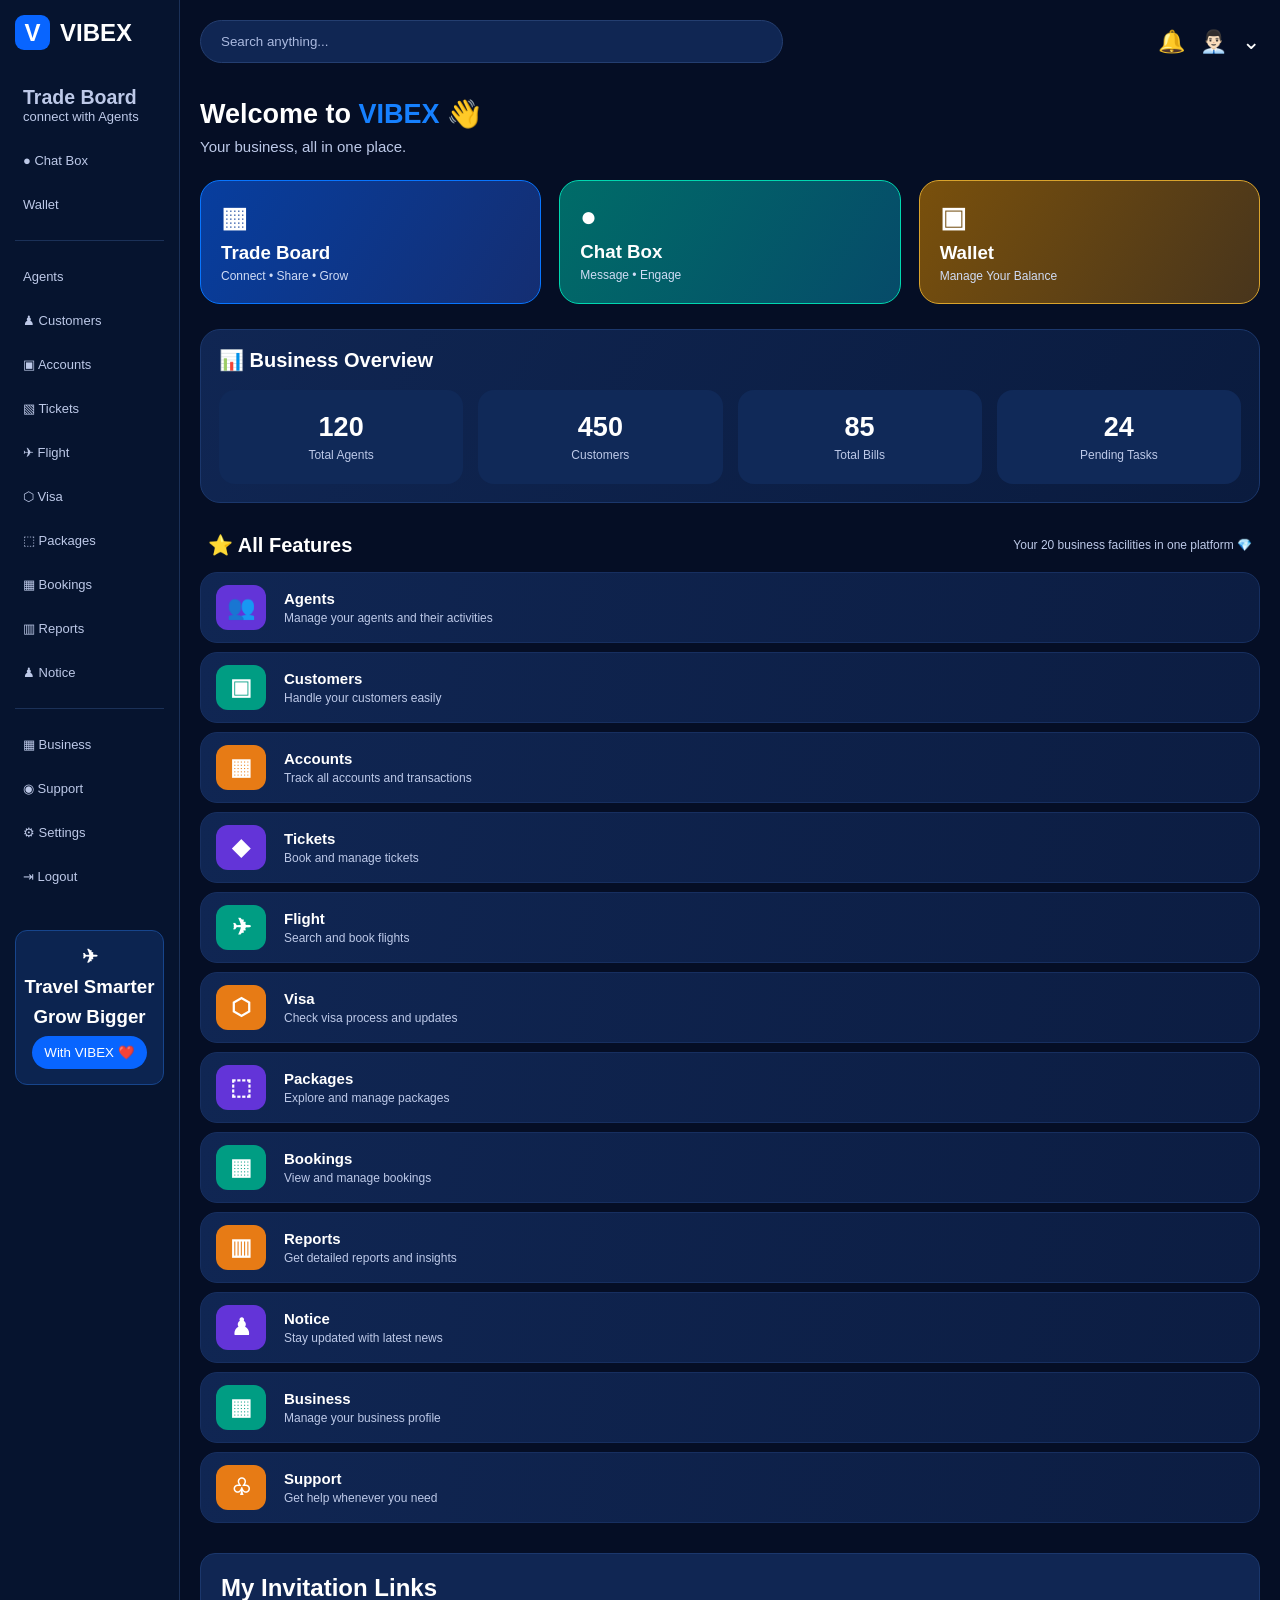
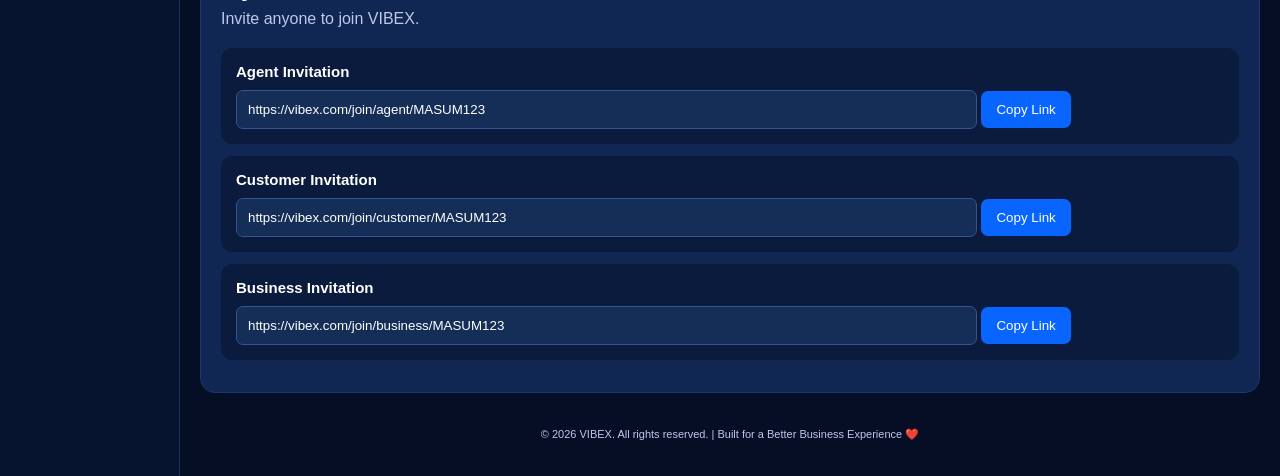
<file: index.html>
<!DOCTYPE html>
<html lang="en">
<head>
    <meta charset="UTF-8">
    <meta name="viewport" content="width=device-width, initial-scale=1.0">
    <title>VIBEX Dashboard</title>

    <link rel="stylesheet" href="style.css">
</head>
<body>

    <div class="app">

        <!-- Sidebar -->
        <aside class="sidebar">

            <div class="logo">
                <h2>V</h2>
                <h2>VIBEX</h2>
            </div>

            <nav class="menu">

            

<a href="trade-board.html" target="_blank">
    <h2>Trade Board</h2>
    <p>connect with Agents</p>
</a>

<a href="chat-box.html" target="_blank">● Chat Box</a>
<a href="wallet.html" target="_blank">Wallet</a>


                <hr>

                <a href="agents.html" target="_blank">Agents</a>
                <a href="#">♟ Customers</a>
                <a href="#">▣ Accounts</a>
                <a href="#">▧ Tickets</a>
                <a href="#">✈ Flight</a>
                <a href="#">⬡ Visa</a>
                <a href="#">⬚ Packages</a>
                <a href="#">▦ Bookings</a>
                <a href="#">▥ Reports</a>
                <a href="#">♟ Notice</a>

                <hr>

                <a href="#">▦ Business</a>
                <a href="#">◉ Support</a>
                <a href="#">⚙ Settings</a>
                <a href="#">⇥ Logout</a>

            </nav>

            <div class="promo">
                <h3>✈</h3>
                <h3>Travel Smarter</h3>
                <h3>Grow Bigger</h3>
                <button>With VIBEX ❤️</button>
            </div>

        </aside>


        <!-- Main Content -->
        <main class="main">

            <!-- Topbar -->
            <header class="topbar">

                <input type="search"
                placeholder="Search anything...">

                <div class="profile">
                    <span>🔔</span>
                    <span>👨🏻‍💼</span>
                    <span>⌄</span>
                </div>

            </header>


            <!-- Welcome Section -->
            <section class="welcome">

                <h1>Welcome to <span>VIBEX</span> 👋</h1>

                <p>Your business, all in one place.</p>

            </section>


            <!-- Main Cards -->
            <section class="main-cards">

                <div class="card blue">
                    <h2>▦</h2>
                    <h3>Trade Board</h3>
                    <p>Connect • Share • Grow</p>
                </div>

                <div class="card green">
                    <h2>●</h2>
                    <h3>Chat Box</h3>
                    <p>Message • Engage</p>
                </div>

                <div class="card gold">
                    <h2>▣</h2>
                    <h3>Wallet</h3>
                    <p>Manage Your Balance</p>
                </div>

            </section>


            <!-- Business Overview -->
            <section class="overview">

                <h2>📊 Business Overview</h2>

                <div class="stats">

                    <div class="stat">
                        <h2>120</h2>
                        <p>Total Agents</p>
                    </div>

                    <div class="stat">
                        <h2>450</h2>
                        <p>Customers</p>
                    </div>

                    <div class="stat">
                        <h2>85</h2>
                        <p>Total Bills</p>
                    </div>

                    <div class="stat">
                        <h2>24</h2>
                        <p>Pending Tasks</p>
                    </div>

                </div>

            </section>


            <!-- All Features -->
            <section class="features">

                <div class="features-title">
                    <h2>⭐ All Features</h2>
                    <p>Your 20 business facilities in one platform 💎</p>
                </div>


                <div class="feature-list">

                    <div class="feature">
                        <h2>👥</h2>
                        <div>
                            <h3>Agents</h3>
                            <p>Manage your agents and their activities</p>
                        </div>
                    </div>

                    <div class="feature">
                        <h2>▣</h2>
                        <div>
                            <h3>Customers</h3>
                            <p>Handle your customers easily</p>
                        </div>
                    </div>

                    <div class="feature">
                        <h2>▦</h2>
                        <div>
                            <h3>Accounts</h3>
                            <p>Track all accounts and transactions</p>
                        </div>
                    </div>

                    <div class="feature">
                        <h2>◆</h2>
                        <div>
                            <h3>Tickets</h3>
                            <p>Book and manage tickets</p>
                        </div>
                    </div>

                    <div class="feature">
                        <h2>✈</h2>
                        <div>
                            <h3>Flight</h3>
                            <p>Search and book flights</p>
                        </div>
                    </div>

                    <div class="feature">
                        <h2>⬡</h2>
                        <div>
                            <h3>Visa</h3>
                            <p>Check visa process and updates</p>
                        </div>
                    </div>

                    <div class="feature">
                        <h2>⬚</h2>
                        <div>
                            <h3>Packages</h3>
                            <p>Explore and manage packages</p>
                        </div>
                    </div>

                    <div class="feature">
                        <h2>▦</h2>
                        <div>
                            <h3>Bookings</h3>
                            <p>View and manage bookings</p>
                        </div>
                    </div>

                    <div class="feature">
                        <h2>▥</h2>
                        <div>
                            <h3>Reports</h3>
                            <p>Get detailed reports and insights</p>
                        </div>
                    </div>

                    <div class="feature">
                        <h2>♟</h2>
                        <div>
                            <h3>Notice</h3>
                            <p>Stay updated with latest news</p>
                        </div>
                    </div>

                    <div class="feature">
                        <h2>▦</h2>
                        <div>
                            <h3>Business</h3>
                            <p>Manage your business profile</p>
                        </div>
                    </div>

                    <div class="feature">
                        <h2>♧</h2>
                        <div>
                            <h3>Support</h3>
                            <p>Get help whenever you need</p>
                        </div>
                    </div>

                </div>

            </section>

<!-- VIBEX Link Generation -->

<section class="referral-section">

    <h2>My Invitation Links</h2>
    <p>Invite anyone to join VIBEX.</p>

    <div class="referral-box">

        <h3>Agent Invitation</h3>
        <input type="text" id="agentLink" readonly>
        <button onclick="copyLink('agentLink')">
            Copy Link
        </button>

    </div>

    <div class="referral-box">

        <h3>Customer Invitation</h3>
        <input type="text" id="customerLink" readonly>
        <button onclick="copyLink('customerLink')">
            Copy Link
        </button>

    </div>

    <div class="referral-box">

        <h3>Business Invitation</h3>
        <input type="text" id="businessLink" readonly>
        <button onclick="copyLink('businessLink')">
            Copy Link
        </button>

    </div>

</section>


            <!-- Footer -->
            <footer>
                <p>
                    © 2026 VIBEX. All rights reserved.
                    | Built for a Better Business Experience ❤️
                </p>
            </footer>

        </main>

    </div>

<script>
  // VIBEX Referral Code
  const referralCode = "MASUM123";

  // Website URL
  const baseURL = "https://vibex.com/join/";

  // Generate 3 Links
  document.getElementById("agentLink").value =
    baseURL + "agent/" + referralCode;

  document.getElementById("customerLink").value =
    baseURL + "customer/" + referralCode;

  document.getElementById("businessLink").value =
    baseURL + "business/" + referralCode;


  // Copy Link Function
  function copyLink(inputId) {
    const input = document.getElementById(inputId);

    navigator.clipboard.writeText(input.value)
      .then(() => {
        alert("Link Copied Successfully!");
      })
      .catch(() => {
        alert("Copy failed. Please copy manually.");
      });
  }
</script>

</body>
</html>
</file>
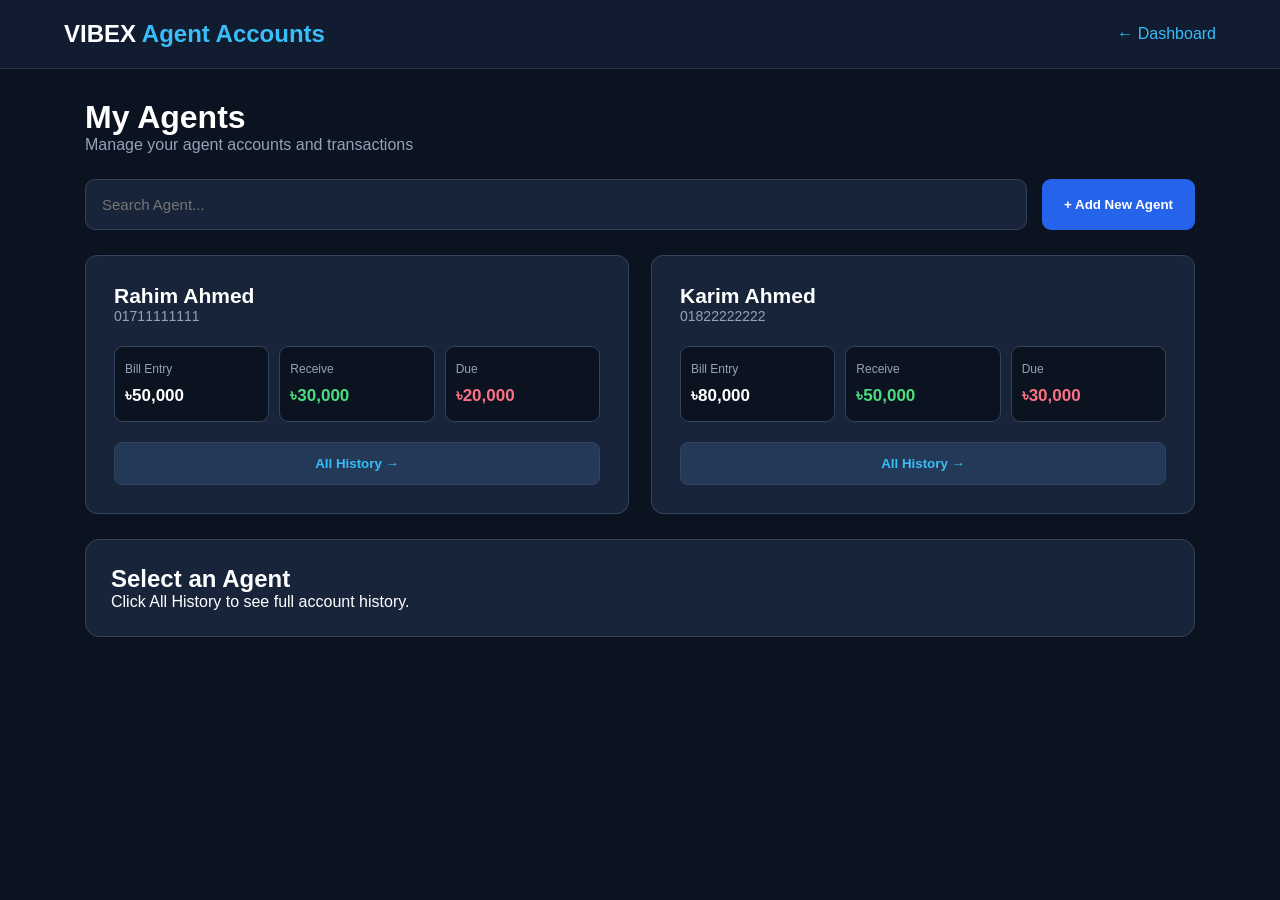
<file: agents.html>
<!DOCTYPE html>
<html lang="en">
<head>
    <meta charset="UTF-8">
    <meta name="viewport" content="width=device-width, initial-scale=1.0">
    <title>VIBEX Agent Accounts</title>
    <link rel="stylesheet" href="style.css">
</head>
<body>

<div class="agent-page">

    <header class="agent-header">
        <h2>VIBEX <span>Agent Accounts</span></h2>
        <a href="index.html">← Dashboard</a>
    </header>

    <main class="agent-container">

        <h1>My Agents</h1>
        <p>Manage your agent accounts and transactions</p>

        <!-- Search and Add Agent -->
        <div class="agent-toolbar">

            <input
                type="text"
                id="searchAgent"
                placeholder="Search Agent..."
            >

            <button onclick="openAddAgent()">
                + Add New Agent
            </button>

        </div>

        <!-- Add Agent Form -->
        <div class="add-agent-form" id="addAgentForm">

            <h3>Add New Agent</h3>

            <input type="text" id="newAgentName" placeholder="Agent Name">

            <input type="text" id="newAgentPhone" placeholder="Phone Number">

            <div>
                <button onclick="addNewAgent()">Save Agent</button>
                <button onclick="closeAddAgent()">Cancel</button>
            </div>

        </div>

        <!-- Agent Cards -->
        <div class="agent-list" id="agentList"></div>

        <!-- Agent History -->
        <section class="agent-details" id="agentDetails">

            <h2>Select an Agent</h2>

            <p>Click All History to see full account history.</p>

        </section>

    </main>
</div>

<script src="agents.js"></script>

</body>
</html>
</file>
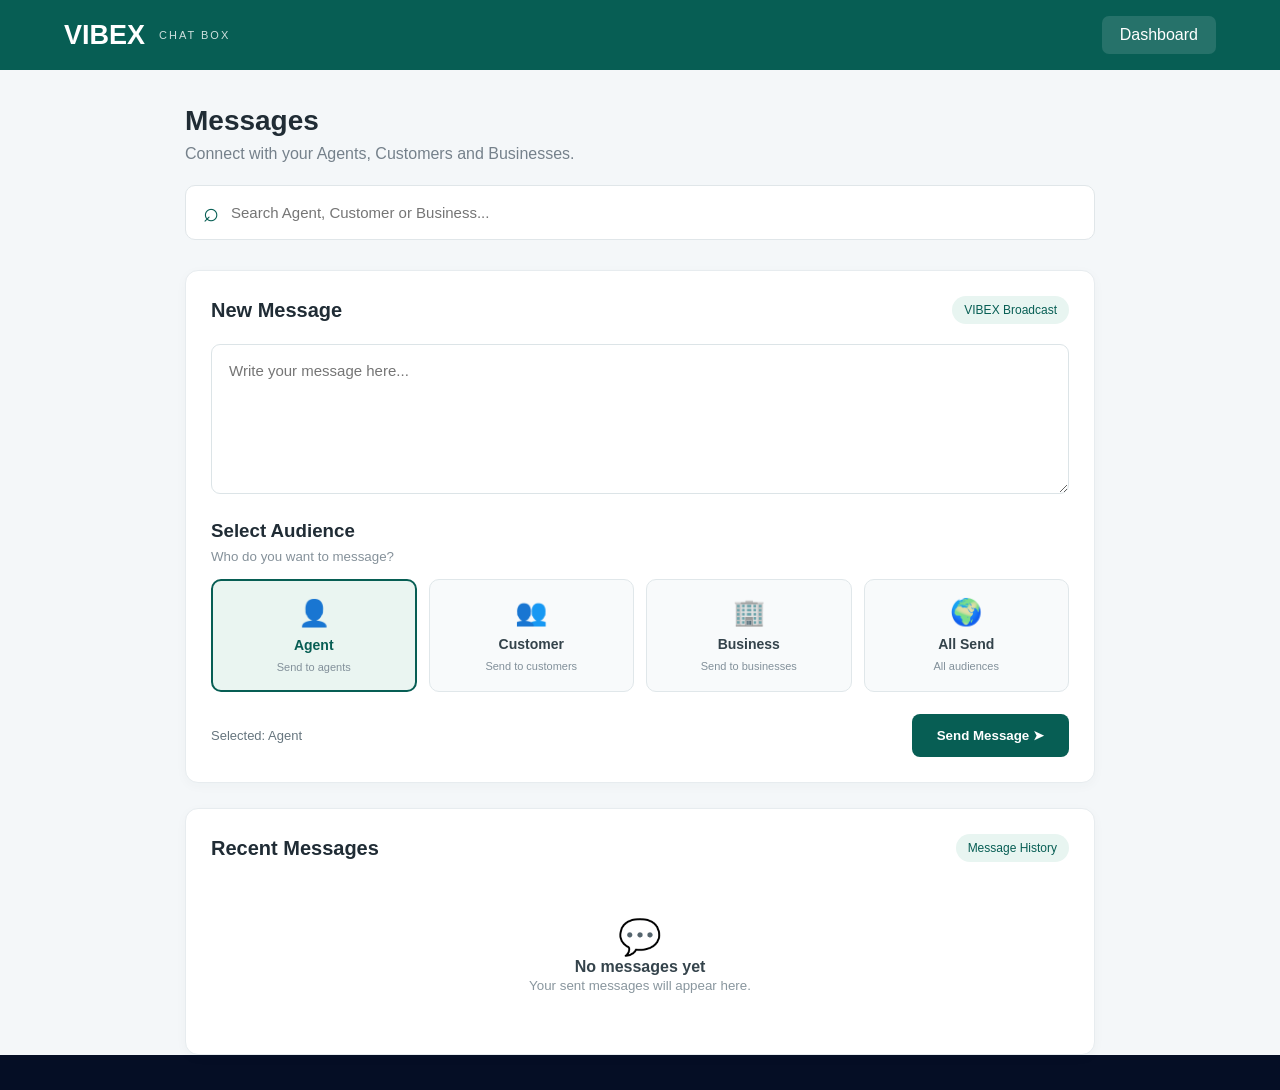
<file: chat-box.html>
<!DOCTYPE html>
<html lang="en">
<head>
    <meta charset="UTF-8">
    <meta name="viewport" content="width=device-width, initial-scale=1.0">
    <title>VIBEX Chat Box</title>
    <link rel="stylesheet" href="style.css">
</head>
<body>

<div class="vibex-chat">

    <!-- Header -->
    <header class="chat-topbar">
        <div class="chat-brand">
            <h2>VIBEX</h2>
            <span>CHAT BOX</span>
        </div>

        <a href="index.html" class="dashboard-link">
            Dashboard
        </a>
    </header>

    <main class="chat-content">

        <!-- Search -->
        <section class="chat-search-section">
            <h1>Messages</h1>
            <p>Connect with your Agents, Customers and Businesses.</p>

            <div class="chat-search">
                <span>⌕</span>
                <input
                    type="search"
                    id="recipientSearch"
                    placeholder="Search Agent, Customer or Business..."
                >
            </div>

            <div class="search-results" id="searchResults"></div>
        </section>

        <!-- Message Composer -->
        <section class="message-composer">

            <div class="composer-heading">
                <h2>New Message</h2>
                <span>VIBEX Broadcast</span>
            </div>

            <textarea
                id="messageText"
                placeholder="Write your message here..."
            ></textarea>

            <div class="audience-heading">
                <h3>Select Audience</h3>
                <small>Who do you want to message?</small>
            </div>

            <div class="audience-grid">

                <button class="audience-option selected"
                    data-audience="Agent" onclick="selectAudience(this)">
                    <span>👤</span>
                    <strong>Agent</strong>
                    <small>Send to agents</small>
                </button>

                <button class="audience-option"
                    data-audience="Customer" onclick="selectAudience(this)">
                    <span>👥</span>
                    <strong>Customer</strong>
                    <small>Send to customers</small>
                </button>

                <button class="audience-option"
                    data-audience="Business" onclick="selectAudience(this)">
                    <span>🏢</span>
                    <strong>Business</strong>
                    <small>Send to businesses</small>
                </button>

                <button class="audience-option"
                    data-audience="All" onclick="selectAudience(this)">
                    <span>🌍</span>
                    <strong>All Send</strong>
                    <small>All audiences</small>
                </button>

            </div>

            <div class="composer-footer">
                <span id="selectedLabel">Selected: Agent</span>

                <button class="send-message-btn" onclick="sendMessage()">
                    Send Message ➤
                </button>
            </div>

            <p id="sendStatus"></p>

        </section>

        <!-- Recent History -->
        <section class="message-history">

            <div class="history-heading">
                <h2>Recent Messages</h2>
                <span>Message History</span>
            </div>

            <div id="historyList">
                <div class="empty-history">
                    <span>💬</span>
                    <p>No messages yet</p>
                    <small>Your sent messages will appear here.</small>
                </div>
            </div>

        </section>

    </main>

</div>

<script src="chat-box.js"></script>

</body>
</html>
</file>
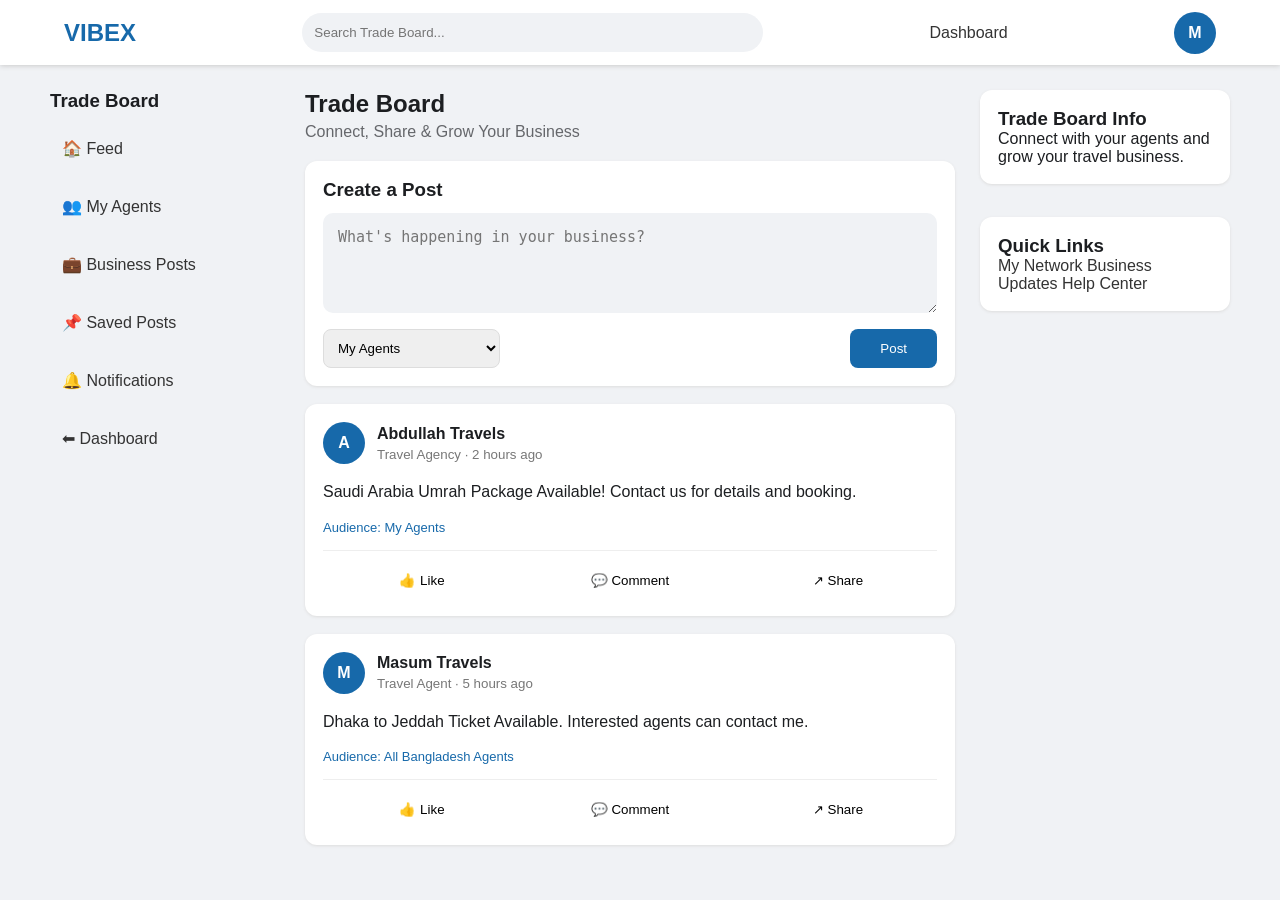
<file: trade-board.html>
<!DOCTYPE html>
<html lang="en">
<head>
    <meta charset="UTF-8">
    <meta name="viewport" content="width=device-width, initial-scale=1.0">
    <title>VIBEX - Trade Board</title>
    <link rel="stylesheet" href="style.css">
</head>
<body>

<div class="tb-page">

    <!-- Top Navbar -->
    <header class="tb-navbar">
        <h2>VIBEX</h2>
        <input type="search" placeholder="Search Trade Board...">
        <a href="index.html">Dashboard</a>
        <div class="tb-profile">M</div>
    </header>

    <div class="tb-layout">

        <!-- Left Sidebar -->
        <aside class="tb-sidebar">
            <h3>Trade Board</h3>
            <a href="#">🏠 Feed</a>
            <a href="#">👥 My Agents</a>
            <a href="#">💼 Business Posts</a>
            <a href="#">📌 Saved Posts</a>
            <a href="#">🔔 Notifications</a>
            <a href="index.html">⬅ Dashboard</a>
        </aside>

        <!-- Main Feed -->
        <main class="tb-feed">

            <h2>Trade Board</h2>
            <p class="tb-subtitle">Connect, Share & Grow Your Business</p>

            <!-- Create Post -->
            <div class="tb-card tb-create">
                <h3>Create a Post</h3>
                <textarea id="postText"
                    placeholder="What's happening in your business?"></textarea>

                <div class="tb-post-options">
                    <select id="postAudience">
                        <option value="My Agents">My Agents</option>
                        <option value="My Customers">My Customers</option>
                        <option value="All Bangladesh Agents">All Bangladesh Agents</option>
                    </select>

                    <button onclick="createPost()">Post</button>
                </div>
            </div>

            <!-- Posts -->
            <div id="postFeed">

                <div class="tb-card tb-post">
                    <div class="tb-post-user">
                        <div class="tb-avatar">A</div>
                        <div>
                            <strong>Abdullah Travels</strong>
                            <small>Travel Agency · 2 hours ago</small>
                        </div>
                    </div>

                    <p>Saudi Arabia Umrah Package Available!
                    Contact us for details and booking.</p>

                    <div class="tb-post-audience">Audience: My Agents</div>

                    <div class="tb-actions">
                        <button onclick="likePost(this)">👍 Like</button>
                        <button onclick="alert('Comment feature coming soon!')">💬 Comment</button>
                        <button onclick="alert('Share feature coming soon!')">↗ Share</button>
                    </div>
                </div>

                <div class="tb-card tb-post">
                    <div class="tb-post-user">
                        <div class="tb-avatar">M</div>
                        <div>
                            <strong>Masum Travels</strong>
                            <small>Travel Agent · 5 hours ago</small>
                        </div>
                    </div>

                    <p>Dhaka to Jeddah Ticket Available.
                    Interested agents can contact me.</p>

                    <div class="tb-post-audience">Audience: All Bangladesh Agents</div>

                    <div class="tb-actions">
                        <button onclick="likePost(this)">👍 Like</button>
                        <button onclick="alert('Comment feature coming soon!')">💬 Comment</button>
                        <button onclick="alert('Share feature coming soon!')">↗ Share</button>
                    </div>
                </div>

            </div>

        </main>

        <!-- Right Sidebar -->
        <aside class="tb-right">
            <div class="tb-card">
                <h3>Trade Board Info</h3>
                <p>Connect with your agents and grow your travel business.</p>
            </div>

            <div class="tb-card">
                <h3>Quick Links</h3>
                <a href="#">My Network</a>
                <a href="#">Business Updates</a>
                <a href="#">Help Center</a>
            </div>
        </aside>

    </div>
</div>

<script>
    function createPost() {
        const text = document.getElementById("postText").value.trim();
        const audience = document.getElementById("postAudience").value;

        if (text === "") {
            alert("Please write something first!");
            return;
        }

        const postFeed = document.getElementById("postFeed");

        const newPost = document.createElement("div");
        newPost.className = "tb-card tb-post";

        newPost.innerHTML = `
            <div class="tb-post-user">
                <div class="tb-avatar">M</div>
                <div>
                    <strong>My Account</strong>
                    <small>Just now</small>
                </div>
            </div>
            <p></p>
            <div class="tb-post-audience"></div>
            <div class="tb-actions">
                <button onclick="likePost(this)">👍 Like</button>
                <button onclick="alert('Comment feature coming soon!')">💬 Comment</button>
                <button onclick="alert('Share feature coming soon!')">↗ Share</button>
            </div>
        `;

        newPost.querySelector("p").textContent = text;
        newPost.querySelector(".tb-post-audience").textContent =
            "Audience: " + audience;

        postFeed.prepend(newPost);

        document.getElementById("postText").value = "";
    }

    function likePost(button) {
        button.classList.toggle("liked");
        button.textContent = button.classList.contains("liked")
            ? "👍 Liked"
            : "👍 Like";
    }
</script>

</body>
</html>
</file>
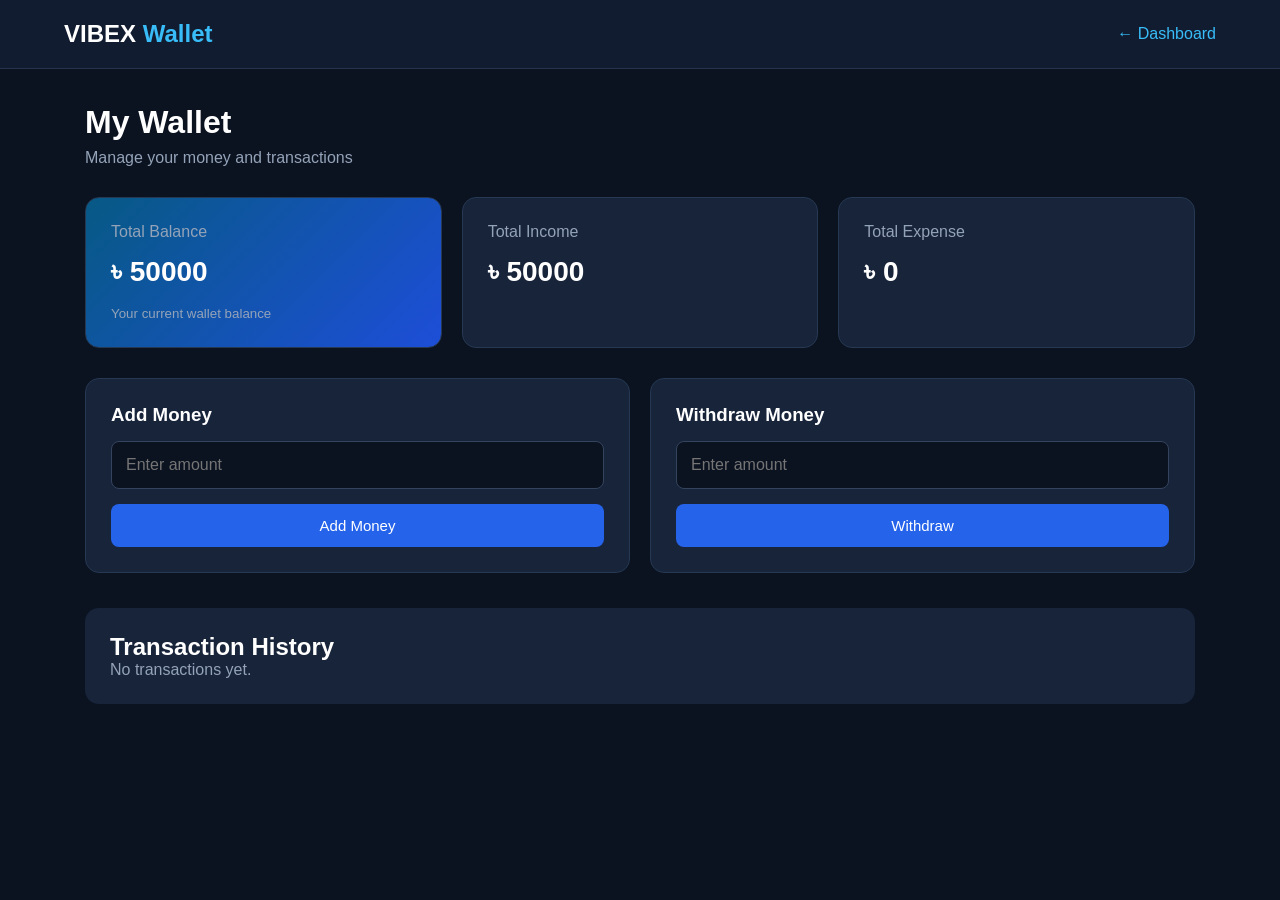
<file: wallet.html>
<!DOCTYPE html>
<html lang="en">
<head>
    <meta charset="UTF-8">
    <meta name="viewport" content="width=device-width, initial-scale=1.0">
    <title>VIBEX Wallet</title>
    <link rel="stylesheet" href="style.css">
</head>
<body>

<div class="wallet-page">

    <header class="wallet-header">
        <h2>VIBEX <span>Wallet</span></h2>
        <a href="index.html">← Dashboard</a>
    </header>

    <main class="wallet-container">

        <h1>My Wallet</h1>
        <p class="wallet-subtitle">Manage your money and transactions</p>

        <section class="wallet-cards">

            <div class="wallet-card main-balance">
                <p>Total Balance</p>
                <h2>৳ <span id="balance">50000</span></h2>
                <small>Your current wallet balance</small>
            </div>

            <div class="wallet-card">
                <p>Total Income</p>
                <h2>৳ <span id="income">50000</span></h2>
            </div>

            <div class="wallet-card">
                <p>Total Expense</p>
                <h2>৳ <span id="expense">0</span></h2>
            </div>

        </section>

        <section class="wallet-actions">

            <div class="wallet-box">
                <h3>Add Money</h3>
                <input type="number" id="addAmount" placeholder="Enter amount">
                <button onclick="addMoney()">Add Money</button>
            </div>

            <div class="wallet-box">
                <h3>Withdraw Money</h3>
                <input type="number" id="withdrawAmount" placeholder="Enter amount">
                <button onclick="withdrawMoney()">Withdraw</button>
            </div>

        </section>

        <section class="transaction-section">
            <h2>Transaction History</h2>

            <div class="transaction-list" id="transactionList">
                <p class="empty-message">No transactions yet.</p>
            </div>
        </section>

    </main>
</div>

<script src="wallet.js"></script>
</body>
</html>
</file>
<file: style.css>
/* =========================
   1. Basic Setup
========================= */

* {
    margin: 0;
    padding: 0;
    box-sizing: border-box;
}

body {
    font-family: Arial, sans-serif;
    background: #050e25;
    color: #ffffff;
}


/* =========================
   2. Main App Layout
========================= */

.app {
    display: flex;
    min-height: 100vh;
}


/* =========================
   3. Sidebar
========================= */

.sidebar {
    width: 180px;
    min-height: 100vh;
    background: #06142f;
    padding: 15px;
    border-right: 1px solid #1b3158;
}


/* Logo */

.logo {
    display: flex;
    align-items: center;
    gap: 10px;
    margin-bottom: 25px;
}

.logo h2:first-child {
    width: 35px;
    height: 35px;
    background: #0865ff;
    border-radius: 9px;
    display: flex;
    justify-content: center;
    align-items: center;
}


/* Sidebar Menu */

.menu {
    display: flex;
    flex-direction: column;
    gap: 7px;
}

.menu a {
    text-decoration: none;
    color: #bdc9e8;
    padding: 11px 8px;
    border-radius: 8px;
    font-size: 13px;
    transition: 0.3s;
}

.menu a:hover {
    background: #12366e;
    color: white;
}

.menu a.active {
    background: #0758e8;
    color: white;
    box-shadow: 0 0 15px #0758e866;
}

.menu hr {
    border: 0;
    border-top: 1px solid #1b3158;
    margin: 10px 0;
}


/* Promo Box */

.promo {
    margin-top: 35px;
    padding: 15px 8px;
    text-align: center;
    background: #0c2450;
    border: 1px solid #17458c;
    border-radius: 12px;
}

.promo h3 {
    margin-bottom: 8px;
}

.promo button {
    background: #0865ff;
    color: white;
    border: none;
    padding: 9px 12px;
    border-radius: 20px;
    cursor: pointer;
}


/* =========================
   4. Main Content
========================= */

.main {
    flex: 1;
    min-width: 0;
    padding: 20px;
}


/* =========================
   5. Topbar
========================= */

.topbar {
    display: flex;
    justify-content: space-between;
    align-items: center;
    margin-bottom: 35px;
}

.topbar input {
    width: 55%;
    padding: 13px 20px;
    border-radius: 30px;
    border: 1px solid #243e70;
    background: #102653;
    color: white;
    outline: none;
}

.topbar input::placeholder {
    color: #aab9df;
}

.profile {
    display: flex;
    align-items: center;
    gap: 15px;
    font-size: 22px;
    cursor: pointer;
}


/* =========================
   6. Welcome Section
========================= */

.welcome {
    margin-bottom: 25px;
}

.welcome h1 {
    font-size: 27px;
    margin-bottom: 8px;
}

.welcome h1 span {
    color: #1680ff;
}

.welcome p {
    color: #bdc9e8;
    font-size: 15px;
}


/* =========================
   7. Main Cards
========================= */

.main-cards {
    display: grid;
    grid-template-columns: repeat(3, 1fr);
    gap: 18px;
    margin-bottom: 25px;
}

.card {
    padding: 20px;
    border-radius: 20px;
    min-height: 120px;
    border: 1px solid;
    transition: 0.3s;
}

.card:hover {
    transform: translateY(-4px);
}

.card h2 {
    font-size: 28px;
    margin-bottom: 8px;
}

.card h3 {
    margin-bottom: 5px;
}

.card p {
    font-size: 12px;
    color: #d0dcf5;
}

.blue {
    background: linear-gradient(120deg, #073e9f, #142e72);
    border-color: #0875ff;
}

.green {
    background: linear-gradient(120deg, #006c68, #064b69);
    border-color: #00d7b0;
}

.gold {
    background: linear-gradient(120deg, #79500c, #48351c);
    border-color: #d9a32c;
}


/* =========================
   8. Business Overview
========================= */

.overview {
    background: linear-gradient(120deg, #102653, #0a1b3e);
    padding: 18px;
    border: 1px solid #1b376c;
    border-radius: 20px;
    margin-bottom: 30px;
}

.overview > h2 {
    font-size: 20px;
    margin-bottom: 18px;
}

.stats {
    display: grid;
    grid-template-columns: repeat(4, 1fr);
    gap: 15px;
}

.stat {
    background: #102958;
    padding: 22px 10px;
    text-align: center;
    border-radius: 16px;
}

.stat h2 {
    font-size: 27px;
    margin-bottom: 5px;
}

.stat p {
    font-size: 12px;
    color: #bdc9e8;
}


/* =========================
   9. All Features
========================= */

.features-title {
    display: flex;
    justify-content: space-between;
    align-items: center;
    margin: 0 8px 15px;
}

.features-title h2 {
    font-size: 20px;
}

.features-title p {
    font-size: 12px;
    color: #bdc9e8;
}


/* Feature List */

.feature-list {
    display: flex;
    flex-direction: column;
    gap: 9px;
}

.feature {
    display: flex;
    align-items: center;
    gap: 18px;
    padding: 12px 15px;
    min-height: 65px;
    background: linear-gradient(100deg, #102653, #0c1d42);
    border: 1px solid #172f60;
    border-radius: 17px;
    transition: 0.3s;
}

.feature:hover {
    background: #17376c;
    transform: translateX(4px);
}

.feature > h2 {
    width: 50px;
    height: 45px;
    flex-shrink: 0;
    display: flex;
    justify-content: center;
    align-items: center;
    border-radius: 12px;
    background: #6334d8;
    font-size: 23px;
}

.feature:nth-child(3n+2) > h2 {
    background: #009d83;
}

.feature:nth-child(3n+3) > h2 {
    background: #e77b15;
}

.feature h3 {
    font-size: 15px;
    margin-bottom: 4px;
}

.feature p {
    color: #bdc9e8;
    font-size: 12px;
}


/* =========================
   10. Footer
========================= */

footer {
    text-align: center;
    padding: 35px 10px 15px;
    color: #bdc9e8;
    font-size: 11px;
}


/* =========================
   11. Responsive Design
========================= */

@media (max-width: 768px) {

    .sidebar {
        width: 150px;
        padding: 10px;
    }

    .main {
        padding: 12px;
    }

    .main-cards {
        gap: 10px;
    }

    .card {
        padding: 12px;
    }

    .stats {
        gap: 8px;
    }

    .stat {
        padding: 15px 5px;
    }

}


@media (max-width: 550px) {

    .sidebar {
        width: 65px;
        padding: 8px;
    }

    .logo {
        justify-content: center;
    }

    .logo h2:last-child {
        display: none;
    }

    .menu a {
        font-size: 0;
        text-align: center;
    }

    .promo {
        display: none;
    }

    .main-cards {
        grid-template-columns: 1fr;
    }

    .stats {
        grid-template-columns: repeat(2, 1fr);
    }

    .features-title {
        flex-direction: column;
        align-items: flex-start;
        gap: 8px;
    }

    .topbar input {
        width: 70%;
    }

    .welcome h1 {
        font-size: 20px;
    }

}
.main {
    min-width: 0;
}

.main-cards {
    grid-template-columns: repeat(3, minmax(0, 1fr));
}

.card,
.stat {
    min-width: 0;
}

.stats {
    grid-template-columns: repeat(4, minmax(0, 1fr));
}

/* VIBEX Referral Section */

.referral-section {
    margin-top: 30px;
    padding: 20px;
    background: #102653;
    border: 1px solid #1b376c;
    border-radius: 15px;
}

.referral-section h2 {
    margin-bottom: 8px;
}

.referral-section > p {
    color: #bdc9e8;
    margin-bottom: 20px;
}

.referral-box {
    padding: 15px;
    margin-bottom: 12px;
    background: #0b1b3d;
    border-radius: 12px;
}

.referral-box h3 {
    margin-bottom: 10px;
    font-size: 15px;
}

.referral-box input {
    width: 75%;
    padding: 11px;
    background: #142e58;
    border: 1px solid #34548b;
    border-radius: 7px;
    color: white;
}

.referral-box button {
    padding: 11px 15px;
    background: #0865ff;
    color: white;
    border: none;
    border-radius: 7px;
    cursor: pointer;
}

.referral-box button:hover {
    background: #0046c7;
}
.feature-card {
    text-decoration: none;
    color: inherit;
    display: block;
    cursor: pointer;
}

/* VIBEX TRADE BOARD */

.tb-page {
    background: #f0f2f5;
    min-height: 100vh;
    color: #1c1e21;
    font-family: Arial, sans-serif;
}

.tb-navbar {
    background: white;
    height: 65px;
    display: flex;
    align-items: center;
    justify-content: space-between;
    padding: 0 5%;
    box-shadow: 0 1px 5px #ccc;
    position: sticky;
    top: 0;
    z-index: 10;
}

.tb-navbar h2 {
    color: #1769aa;
}

.tb-navbar input {
    width: 40%;
    padding: 12px;
    border: none;
    border-radius: 25px;
    background: #f0f2f5;
}

.tb-navbar a,
.tb-sidebar a,
.tb-right a {
    text-decoration: none;
    color: #333;
}

.tb-profile,
.tb-avatar {
    width: 42px;
    height: 42px;
    background: #1769aa;
    color: white;
    border-radius: 50%;
    display: flex;
    align-items: center;
    justify-content: center;
    font-weight: bold;
}

.tb-layout {
    display: grid;
    grid-template-columns: 230px minmax(300px, 650px) 250px;
    justify-content: center;
    gap: 25px;
    padding: 25px;
}

.tb-sidebar,
.tb-right {
    display: flex;
    flex-direction: column;
    gap: 15px;
}

.tb-sidebar a {
    padding: 12px;
    border-radius: 8px;
}

.tb-sidebar a:hover {
    background: #dce8f5;
}

.tb-feed h2 {
    margin-bottom: 5px;
}

.tb-subtitle {
    color: #65676b;
    margin-bottom: 20px;
}

.tb-card {
    background: white;
    padding: 18px;
    border-radius: 12px;
    margin-bottom: 18px;
    box-shadow: 0 1px 3px #ddd;
}

.tb-create textarea {
    width: 100%;
    height: 100px;
    resize: vertical;
    padding: 15px;
    border: none;
    outline: none;
    background: #f0f2f5;
    border-radius: 10px;
    font-size: 15px;
    box-sizing: border-box;
    margin: 12px 0;
}

.tb-post-options {
    display: flex;
    justify-content: space-between;
    gap: 10px;
}

.tb-post-options select {
    padding: 10px;
    border: 1px solid #ddd;
    border-radius: 8px;
}

.tb-post-options button {
    background: #1769aa;
    color: white;
    border: none;
    padding: 10px 30px;
    border-radius: 8px;
    cursor: pointer;
}

.tb-post-user {
    display: flex;
    align-items: center;
    gap: 12px;
    margin-bottom: 15px;
}

.tb-post-user small {
    display: block;
    color: #777;
    margin-top: 4px;
}

.tb-post > p {
    line-height: 1.6;
    overflow-wrap: anywhere;
}

.tb-post-audience {
    color: #1769aa;
    font-size: 13px;
    margin: 15px 0;
}

.tb-actions {
    display: flex;
    border-top: 1px solid #eee;
    padding-top: 12px;
    gap: 10px;
}

.tb-actions button {
    flex: 1;
    border: none;
    background: transparent;
    padding: 10px;
    cursor: pointer;
    border-radius: 8px;
}

.tb-actions button:hover {
    background: #f0f2f5;
}

.tb-actions button.liked {
    color: #1769aa;
    font-weight: bold;
}

@media (max-width: 900px) {
    .tb-layout {
        grid-template-columns: 180px minmax(0, 1fr);
    }

    .tb-right {
        display: none;
    }
}

@media (max-width: 600px) {
    .tb-layout {
        display: block;
        padding: 12px;
    }

    .tb-sidebar {
        display: none;
    }

    .tb-navbar {
        padding: 0 12px;
    }

    .tb-navbar input {
        width: 40%;
    }
}

/* =========================
   VIBEX CHAT BOX DESIGN
========================= */

.vibex-chat {
    min-height: 100vh;
    background: #f4f7f9;
    color: #202c35;
    font-family: Arial, sans-serif;
}

.chat-topbar {
    height: 70px;
    padding: 0 5%;
    background: #075e54;
    display: flex;
    align-items: center;
    justify-content: space-between;
    color: white;
}

.chat-brand {
    display: flex;
    align-items: center;
    gap: 14px;
}

.chat-brand h2 {
    margin: 0;
    font-size: 27px;
}

.chat-brand span {
    font-size: 11px;
    letter-spacing: 2px;
    opacity: .8;
}

.dashboard-link {
    color: white;
    text-decoration: none;
    background: #ffffff20;
    padding: 10px 18px;
    border-radius: 7px;
}

.chat-content {
    max-width: 950px;
    margin: 35px auto;
    padding: 0 20px;
}

.chat-search-section h1 {
    margin-bottom: 8px;
    font-size: 28px;
}

.chat-search-section > p {
    color: #75818b;
    margin-bottom: 22px;
}

.chat-search {
    background: white;
    border: 1px solid #e0e6e9;
    border-radius: 10px;
    height: 55px;
    display: flex;
    align-items: center;
    padding: 0 17px;
    gap: 12px;
}

.chat-search span {
    font-size: 27px;
    color: #075e54;
}

.chat-search input {
    border: none;
    outline: none;
    width: 100%;
    font-size: 15px;
    background: transparent;
}

.search-results {
    background: white;
    border-radius: 8px;
    margin-top: 5px;
    overflow: hidden;
}

.search-result {
    width: 100%;
    text-align: left;
    padding: 13px 18px;
    border: none;
    border-bottom: 1px solid #eee;
    background: white;
    cursor: pointer;
}

.search-result:hover {
    background: #eaf4f1;
}

.search-result small {
    color: #75818b;
    margin-left: 8px;
}

.message-composer,
.message-history {
    background: white;
    padding: 25px;
    margin-top: 25px;
    border-radius: 13px;
    border: 1px solid #e7ecef;
    box-shadow: 0 3px 12px #1a344008;
}

.composer-heading,
.history-heading {
    display: flex;
    align-items: center;
    justify-content: space-between;
    gap: 10px;
    margin-bottom: 20px;
}

.composer-heading h2,
.history-heading h2 {
    margin: 0;
    font-size: 20px;
}

.composer-heading span,
.history-heading span {
    font-size: 12px;
    color: #075e54;
    background: #e8f5f1;
    padding: 7px 12px;
    border-radius: 20px;
}

#messageText {
    width: 100%;
    min-height: 150px;
    padding: 17px;
    box-sizing: border-box;
    border: 1px solid #dce4e7;
    border-radius: 9px;
    outline-color: #075e54;
    resize: vertical;
    font-family: inherit;
    font-size: 15px;
}

.audience-heading {
    margin: 22px 0 14px;
}

.audience-heading h3 {
    margin: 0 0 5px;
}

.audience-heading small {
    color: #85919a;
}

.audience-grid {
    display: grid;
    grid-template-columns: repeat(4, 1fr);
    gap: 12px;
}

.audience-option {
    background: #f8fafb;
    border: 1px solid #e0e7ea;
    border-radius: 10px;
    padding: 17px 8px;
    cursor: pointer;
    display: flex;
    flex-direction: column;
    align-items: center;
    gap: 8px;
    color: #34434b;
}

.audience-option > span {
    font-size: 26px;
}

.audience-option strong {
    font-size: 14px;
}

.audience-option small {
    font-size: 11px;
    color: #82909a;
}

.audience-option.selected {
    border: 2px solid #075e54;
    background: #eaf5f1;
    color: #075e54;
}

.composer-footer {
    display: flex;
    align-items: center;
    justify-content: space-between;
    gap: 12px;
    margin-top: 22px;
}

#selectedLabel {
    color: #66757e;
    font-size: 13px;
}

.send-message-btn {
    background: #075e54;
    color: white;
    border: none;
    padding: 14px 25px;
    border-radius: 8px;
    cursor: pointer;
    font-weight: bold;
}

.send-message-btn:hover {
    background: #06483f;
}

#sendStatus {
    color: #075e54;
    font-size: 13px;
}

.empty-history {
    text-align: center;
    padding: 35px 10px;
    color: #89969e;
}

.empty-history span {
    font-size: 35px;
}

.empty-history p {
    color: #34434b;
    font-weight: bold;
}

.history-item {
    padding: 17px 0;
    border-bottom: 1px solid #edf0f2;
}

.history-item strong {
    color: #075e54;
}

.history-item p {
    overflow-wrap: anywhere;
    line-height: 1.5;
}

.history-item small {
    color: #89969e;
}

@media (max-width: 650px) {
    .chat-content {
        padding: 0 12px;
        margin-top: 20px;
    }

    .audience-grid {
        grid-template-columns: repeat(2, 1fr);
    }

    .message-composer,
    .message-history {
        padding: 17px;
    }

    .composer-footer {
        align-items: stretch;
        flex-direction: column;
    }

    .send-message-btn {
        width: 100%;
    }
}

/* ===== VIBEX WALLET ===== */

.wallet-page {
    min-height: 100vh;
    background: #0b1220;
    color: #fff;
    font-family: Arial, sans-serif;
}

.wallet-header {
    padding: 20px 5%;
    background: #111c30;
    display: flex;
    justify-content: space-between;
    align-items: center;
    border-bottom: 1px solid #26344d;
}

.wallet-header h2 span {
    color: #38bdf8;
}

.wallet-header a {
    color: #38bdf8;
    text-decoration: none;
}

.wallet-container {
    max-width: 1150px;
    margin: auto;
    padding: 35px 20px;
}

.wallet-container h1 {
    margin-bottom: 8px;
}

.wallet-subtitle {
    color: #94a3b8;
    margin-bottom: 30px;
}

.wallet-cards {
    display: grid;
    grid-template-columns: repeat(3, 1fr);
    gap: 20px;
}

.wallet-card {
    background: #17243a;
    padding: 25px;
    border-radius: 14px;
    border: 1px solid #263852;
}

.wallet-card p {
    color: #94a3b8;
}

.wallet-card h2 {
    font-size: 28px;
    margin: 15px 0;
}

.wallet-card small {
    color: #94a3b8;
}

.main-balance {
    background: linear-gradient(135deg, #075985, #1d4ed8);
}

.wallet-actions {
    display: grid;
    grid-template-columns: 1fr 1fr;
    gap: 20px;
    margin-top: 30px;
}

.wallet-box {
    background: #17243a;
    padding: 25px;
    border-radius: 14px;
    border: 1px solid #263852;
}

.wallet-box input {
    width: 100%;
    box-sizing: border-box;
    padding: 14px;
    margin: 15px 0;
    border: 1px solid #34445e;
    border-radius: 8px;
    background: #0b1220;
    color: white;
    font-size: 16px;
}

.wallet-box button {
    width: 100%;
    padding: 13px;
    background: #2563eb;
    border: none;
    border-radius: 8px;
    color: white;
    cursor: pointer;
    font-size: 15px;
}

.wallet-box button:hover {
    background: #1d4ed8;
}

.transaction-section {
    margin-top: 35px;
    background: #17243a;
    padding: 25px;
    border-radius: 14px;
}

.transaction-item {
    display: flex;
    justify-content: space-between;
    align-items: center;
    padding: 16px 0;
    border-bottom: 1px solid #34445e;
}

.transaction-item small {
    display: block;
    color: #94a3b8;
    margin-top: 5px;
}

.income-text {
    color: #4ade80;
}

.expense-text {
    color: #fb7185;
}

.empty-message {
    color: #94a3b8;
}

@media (max-width: 700px) {
    .wallet-cards,
    .wallet-actions {
        grid-template-columns: 1fr;
    }
}

/* ===== VIBEX AGENT ACCOUNTS ===== */

.agent-page {
    min-height: 100vh;
    background: #0b1220;
    color: white;
    font-family: Arial, sans-serif;
}

.agent-header {
    background: #111c30;
    padding: 20px 5%;
    display: flex;
    justify-content: space-between;
    align-items: center;
    border-bottom: 1px solid #263852;
}

.agent-header span {
    color: #38bdf8;
}

.agent-header a {
    color: #38bdf8;
    text-decoration: none;
}

.agent-container {
    max-width: 1150px;
    margin: auto;
    padding: 30px 20px;
}

.agent-container > p {
    color: #94a3b8;
}

.agent-list {
    display: grid;
    grid-template-columns: repeat(3, 1fr);
    gap: 18px;
    margin: 25px 0;
}

.agent-card {
    background: #17243a;
    padding: 22px;
    border: 1px solid #34445e;
    border-radius: 12px;
    cursor: pointer;
    transition: 0.2s;
}

.agent-card:hover,
.agent-card.active {
    border-color: #38bdf8;
    transform: translateY(-3px);
}

.agent-card h3 {
    margin-top: 0;
}

.agent-card p {
    color: #94a3b8;
    font-size: 14px;
}

.agent-details {
    background: #17243a;
    padding: 25px;
    border: 1px solid #34445e;
    border-radius: 14px;
    margin-top: 25px;
}

.agent-summary {
    display: grid;
    grid-template-columns: repeat(3, 1fr);
    gap: 15px;
    margin: 20px 0;
}

.agent-stat {
    padding: 20px;
    background: #0b1220;
    border-radius: 10px;
}

.agent-stat p {
    color: #94a3b8;
    font-size: 14px;
}

.agent-stat h2 {
    margin-bottom: 0;
}

.agent-stat .green {
    color: #4ade80;
}

.agent-stat .red {
    color: #fb7185;
}

.agent-form {
    display: grid;
    grid-template-columns: 1fr 1fr auto;
    gap: 12px;
    margin: 25px 0;
}

.agent-form input,
.agent-form select {
    min-width: 0;
    padding: 13px;
    border: 1px solid #34445e;
    border-radius: 8px;
    background: #0b1220;
    color: white;
}

.agent-form button {
    background: #2563eb;
    border: none;
    border-radius: 8px;
    color: white;
    padding: 13px 20px;
    cursor: pointer;
}

.agent-history {
    width: 100%;
    border-collapse: collapse;
    margin-top: 15px;
}

.agent-history th,
.agent-history td {
    padding: 14px;
    border-bottom: 1px solid #34445e;
    text-align: left;
}

.agent-history th {
    color: #38bdf8;
}

.history-title {
    margin-top: 30px;
}

@media(max-width: 750px) {
    .agent-list {
        grid-template-columns: repeat(2, 1fr);
    }

    .agent-summary {
        grid-template-columns: 1fr;
    }

    .agent-form {
        grid-template-columns: 1fr;
    }
}

@media(max-width: 450px) {
    .agent-list {
        grid-template-columns: 1fr;
    }
}

/* ===== AGENT ACCOUNT NEW DESIGN ===== */

.agent-toolbar {
    display: flex;
    gap: 15px;
    margin: 25px 0;
}

.agent-toolbar input {
    flex: 1;
    min-width: 0;
    padding: 16px;
    border-radius: 10px;
    border: 1px solid #34445e;
    background: #17243a;
    color: white;
    font-size: 15px;
}

.agent-toolbar button,
.add-agent-form button {
    padding: 14px 22px;
    background: #2563eb;
    color: white;
    border: none;
    border-radius: 9px;
    cursor: pointer;
    font-weight: bold;
}

.add-agent-form {
    display: none;
    background: #17243a;
    padding: 25px;
    border: 1px solid #34445e;
    border-radius: 12px;
    margin-bottom: 25px;
}

.add-agent-form input {
    width: 100%;
    box-sizing: border-box;
    padding: 14px;
    margin: 10px 0;
    background: #0b1220;
    color: white;
    border: 1px solid #34445e;
    border-radius: 8px;
}

.add-agent-form div {
    display: flex;
    gap: 10px;
    margin-top: 10px;
}

.agent-list {
    display: grid;
    grid-template-columns: repeat(2, minmax(0, 1fr));
    gap: 22px;
}

.agent-card {
    padding: 28px;
    min-height: 190px;
    box-sizing: border-box;
}

.agent-card h3 {
    font-size: 21px;
}

.agent-card .agent-phone {
    color: #94a3b8;
    margin-bottom: 22px;
}

.agent-card-summary {
    display: grid;
    grid-template-columns: repeat(3, minmax(0, 1fr));
    gap: 10px;
    margin: 20px 0;
}

.agent-card-stat {
    background: #0b1220;
    border: 1px solid #34445e;
    padding: 15px 10px;
    border-radius: 9px;
    min-width: 0;
}

.agent-card-stat small {
    display: block;
    color: #94a3b8;
    margin-bottom: 10px;
    font-size: 12px;
}

.agent-card-stat strong {
    font-size: 17px;
    overflow-wrap: anywhere;
}

.agent-card-stat .received-color {
    color: #4ade80;
}

.agent-card-stat .due-color {
    color: #fb7185;
}

.agent-history-link {
    display: block;
    width: 100%;
    padding: 13px;
    background: #243957;
    color: #38bdf8;
    border: 1px solid #34445e;
    border-radius: 8px;
    cursor: pointer;
    font-weight: bold;
}

.agent-history-link:hover {
    background: #304b70;
}

@media(max-width: 750px) {
    .agent-list {
        grid-template-columns: 1fr;
    }

    .agent-toolbar {
        flex-direction: column;
    }
}

@media(max-width: 450px) {
    .agent-card-summary {
        grid-template-columns: 1fr;
    }
}
</file>
